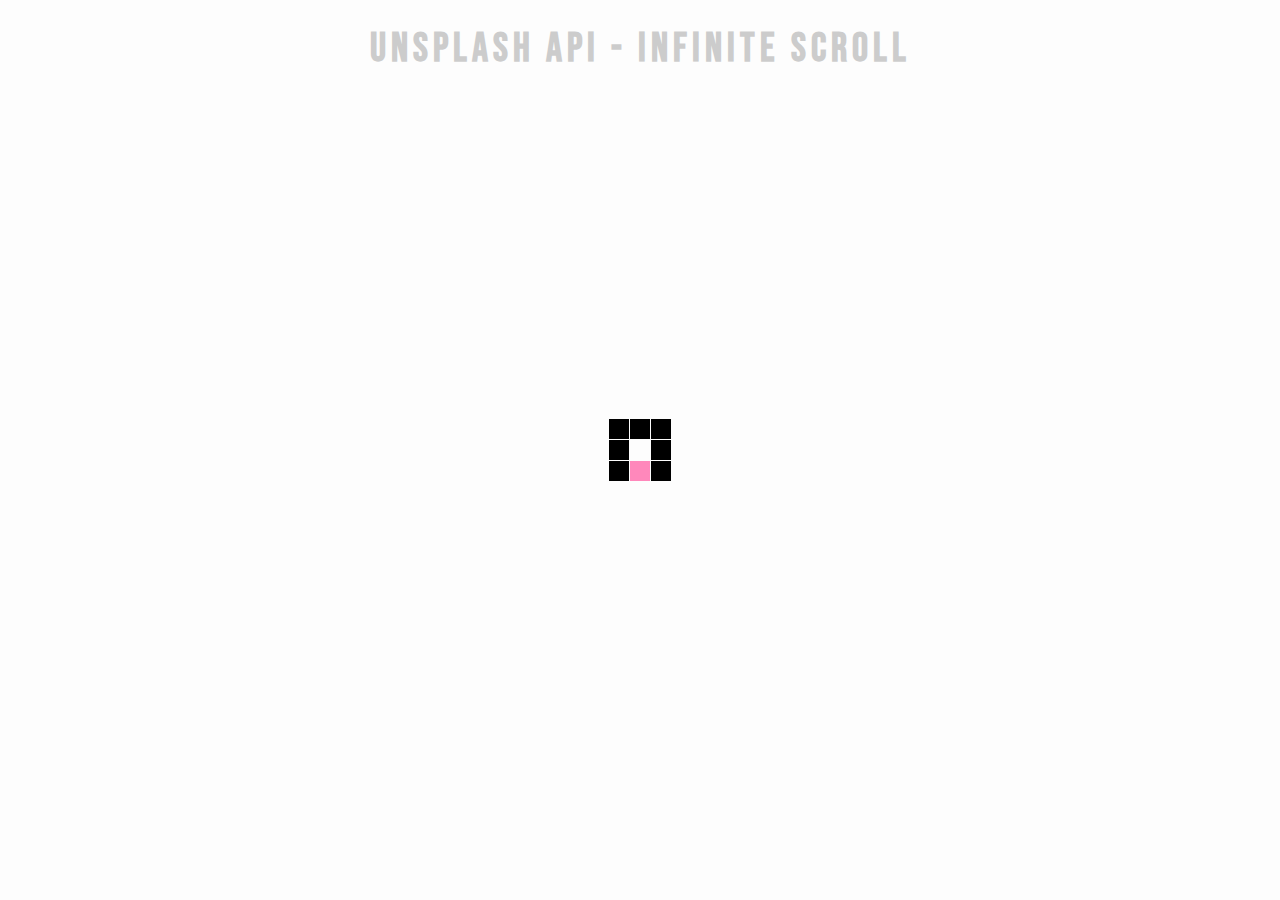
<file: infinity-scroll/index.html>
<!DOCTYPE html>
<html lang="en">
<head>
  <meta charset="UTF-8">
  <meta http-equiv="X-UA-Compatible" content="IE=edge">
  <meta name="viewport" content="width=device-width, initial-scale=1.0">
  <title>Infinity Scroll</title>
  <link rel="stylesheet" href="style.css">
</head>
<body>

  <!-- Title -->
  <h1>Unsplash API - Infinite Scroll</h1>

  <!-- Loader -->
  <div class="loader" id="loader">
    <img src="loader.svg" alt="Loading...">
  </div>

  <!-- Image Container -->
  <div class="image-container" id="image-container"></div>

  <!-- Script  -->
  <script src="script.js"></script>
</body>
</html>
</file>
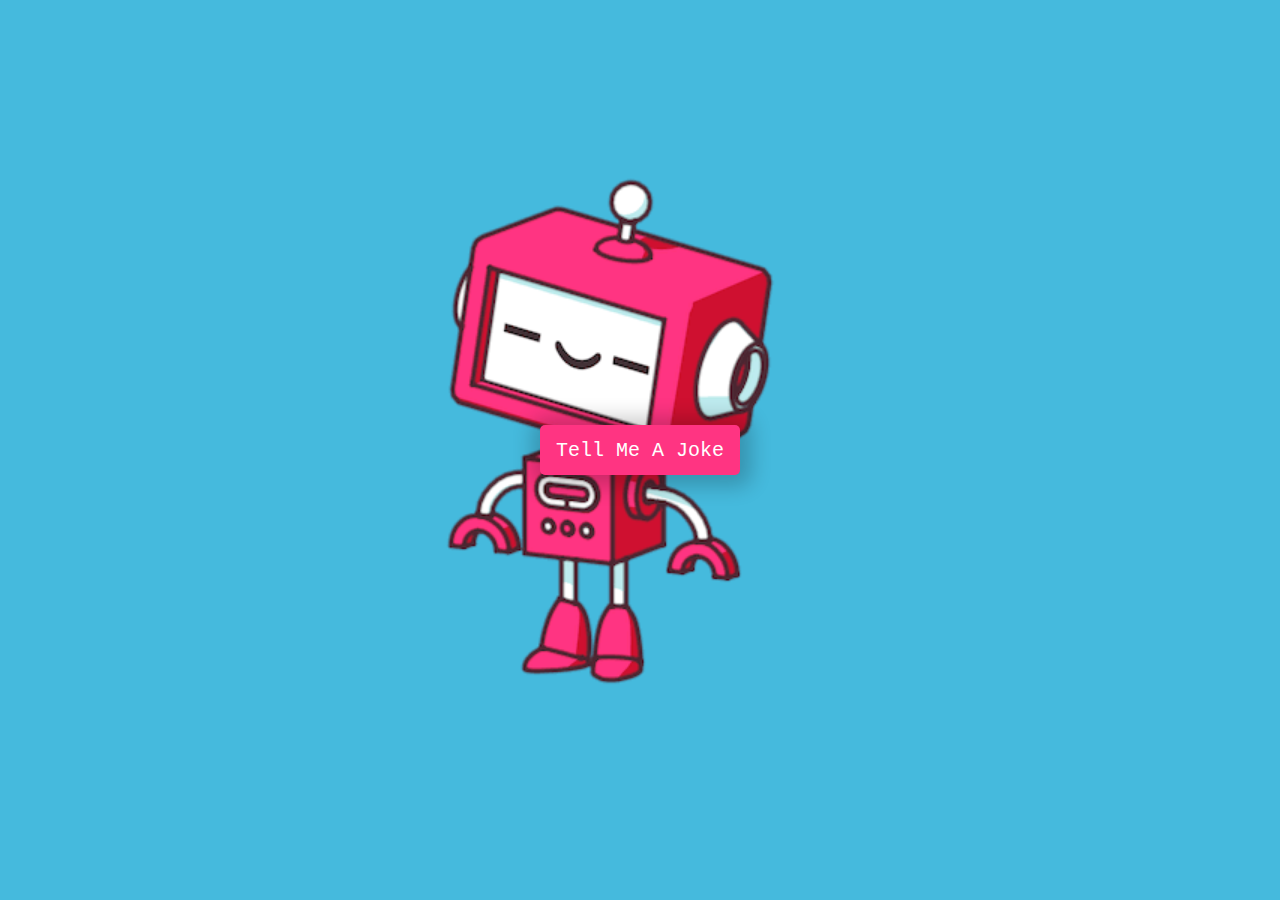
<file: joke-teller/index.html>
<!DOCTYPE html>
<html lang="en">
<head>
    <meta charset="UTF-8">
    <meta name="viewport" content="width=device-width, initial-scale=1.0">
    <title>Joke Teller</title>
    <link rel="icon" type="image/png" href="favicon.png">
    <link rel="stylesheet" href="style.css">
</head>
<body>
    <div class="container">
        <button id="button">Tell Me A Joke</button>
        <audio id="audio" controls hidden></audio>
    </div>
    <!-- Script -->
    <script src="voice.js"></script>
    <script src="script.js"></script>
</body>
</html>
</file>
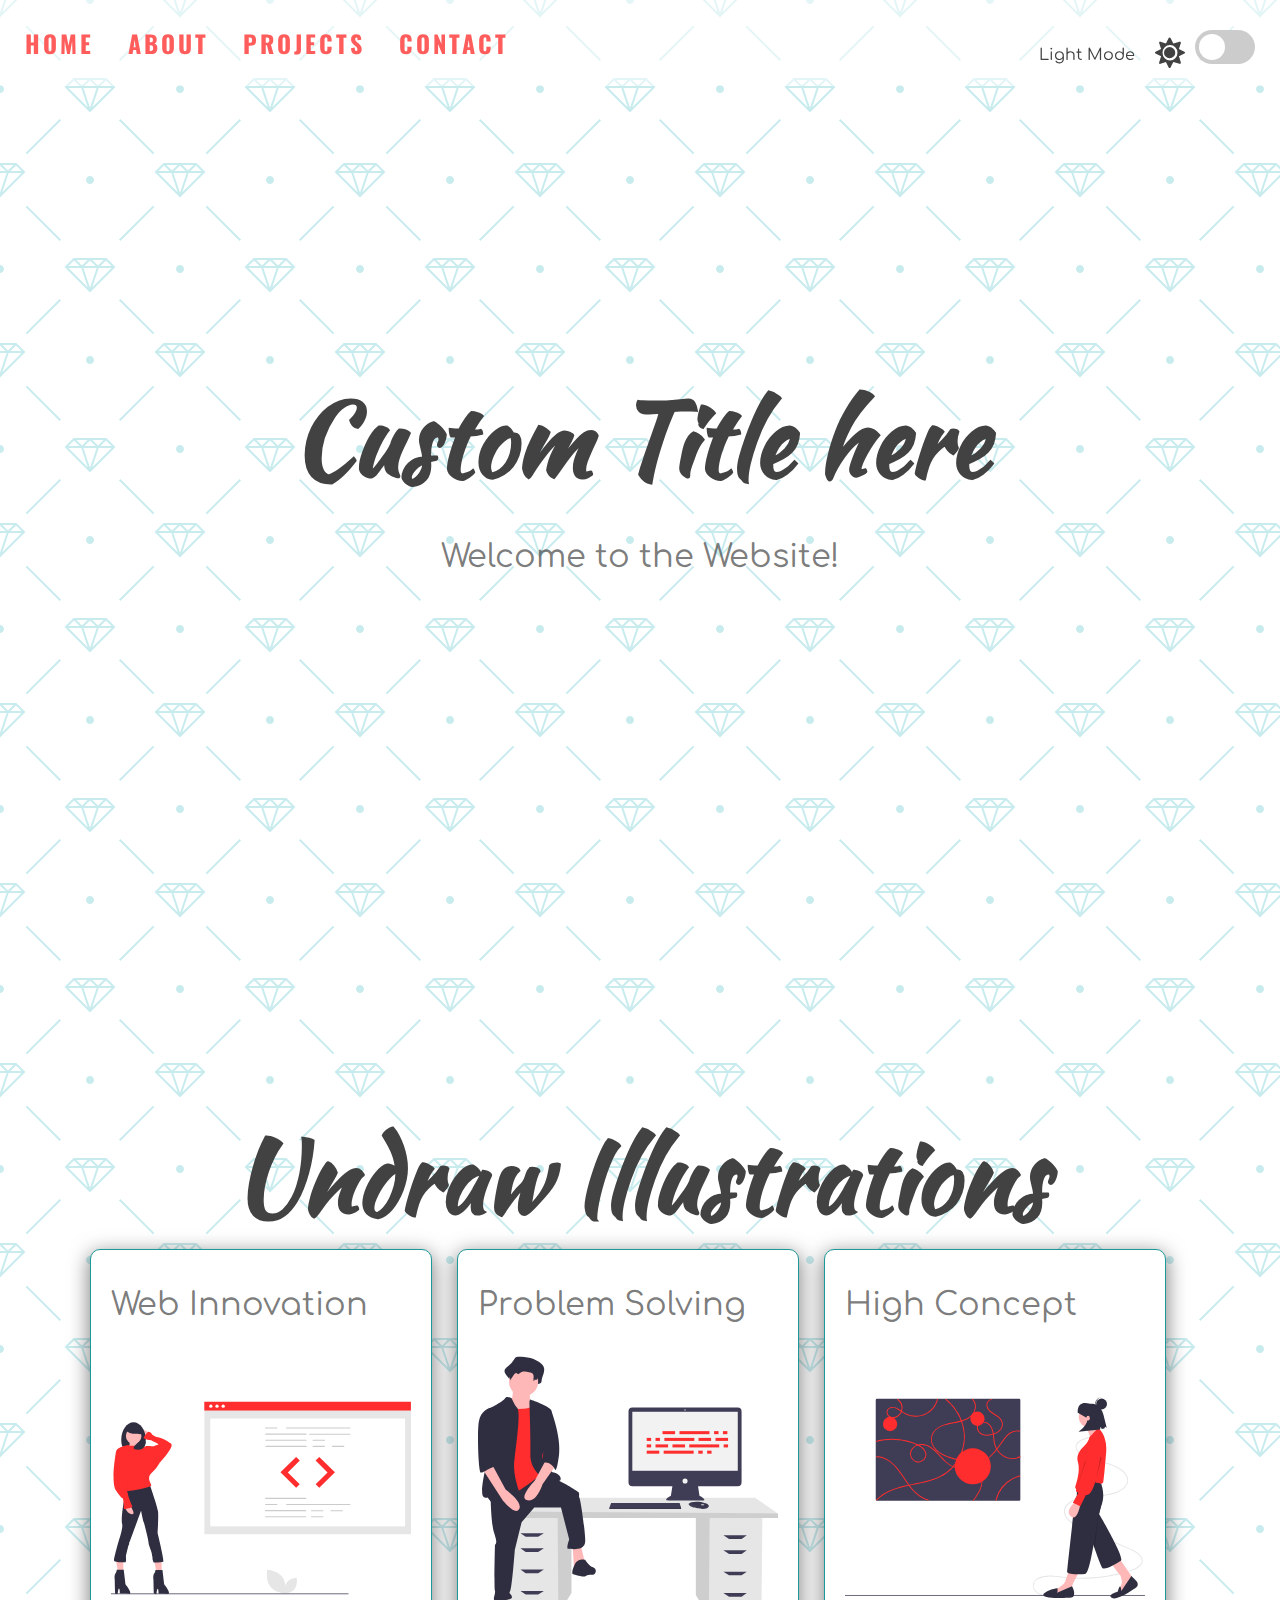
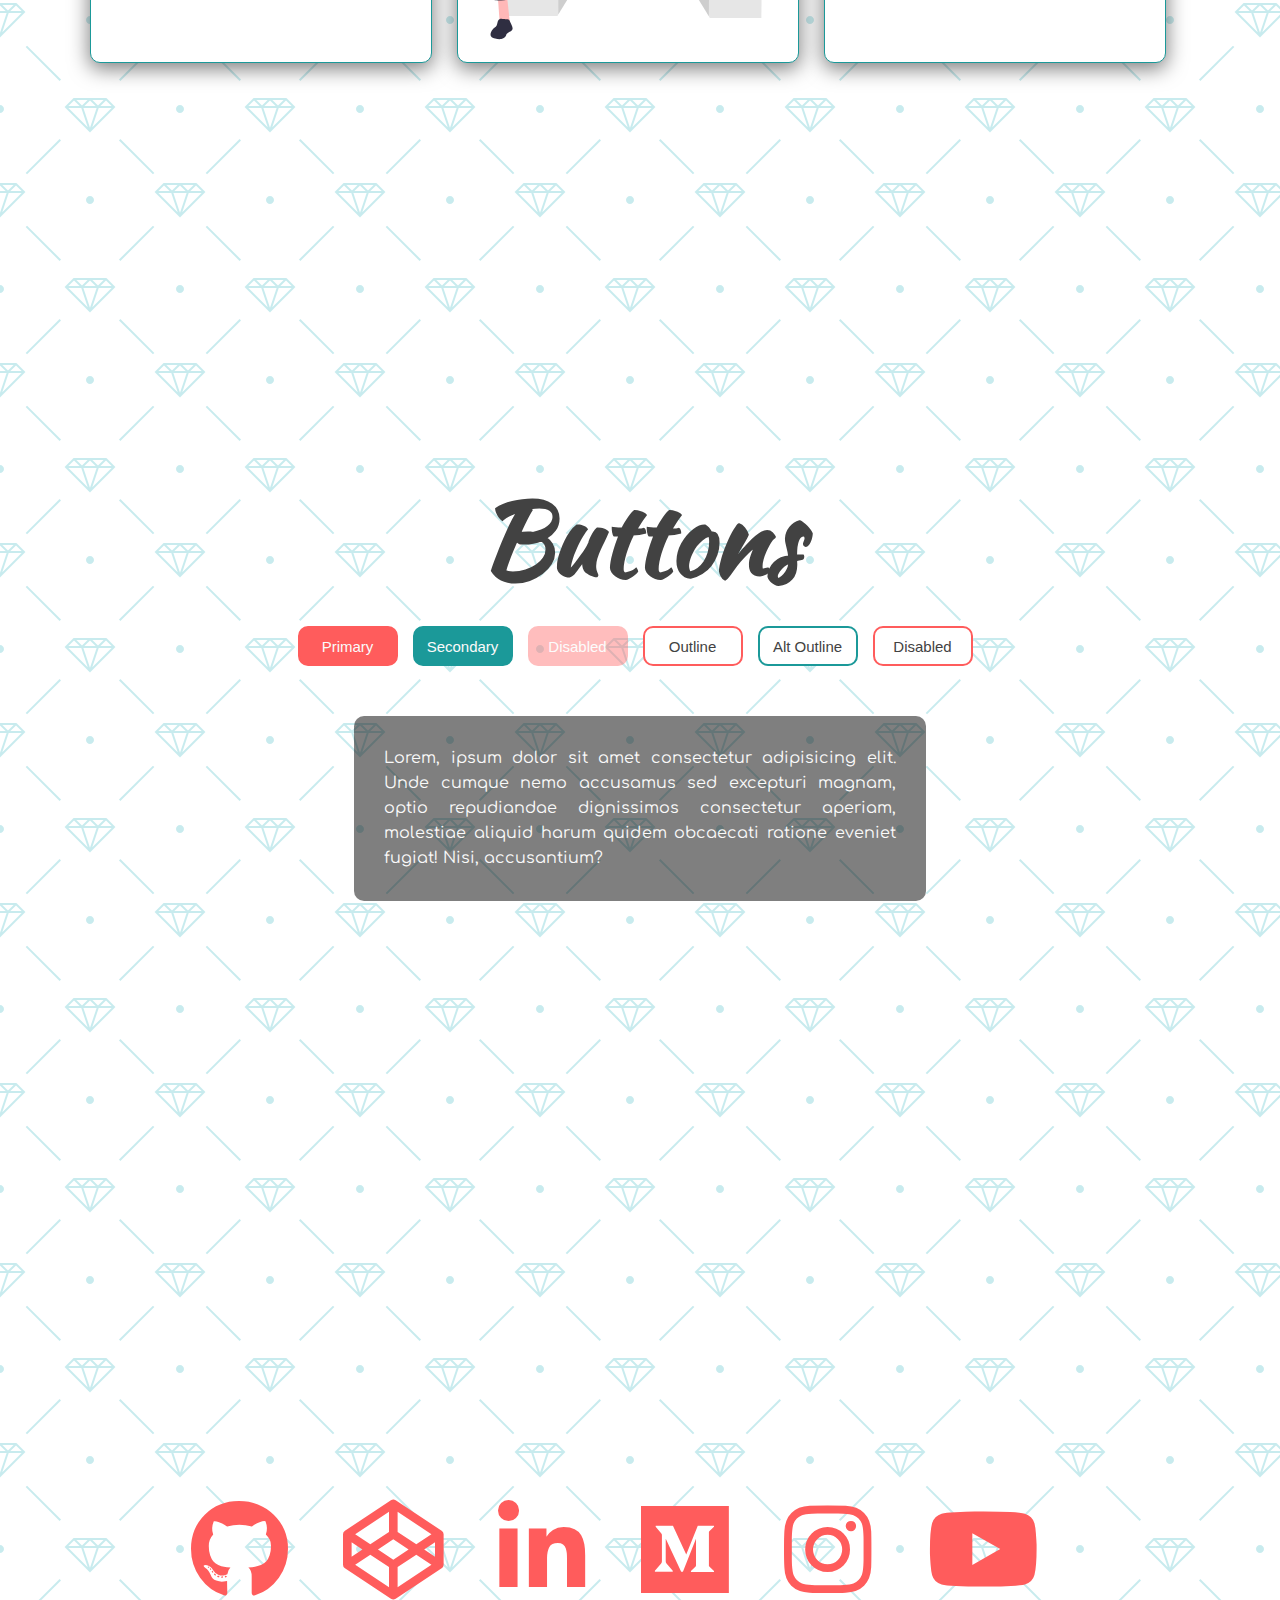
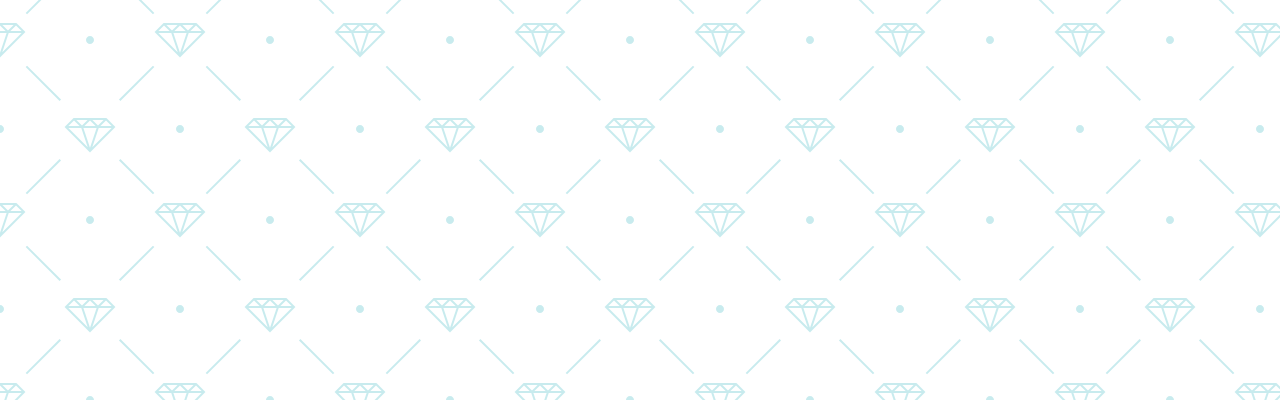
<file: light-dark-mode/index.html>
<!DOCTYPE html>
<html lang="en">
<head>
    <meta charset="UTF-8">
    <meta name="viewport" content="width=device-width, initial-scale=1.0">
    <title>Light Dark Mode</title>
    <link rel="icon" type="image/png" href="favicon.png">
    <link rel="stylesheet" href="https://cdnjs.cloudflare.com/ajax/libs/font-awesome/5.10.2/css/all.min.css"/>
    <link rel="stylesheet" href="style.css">
</head>
<body>
    <!-- Dark Mode Switch -->
    <div class="theme-switch-wrapper">
        <spa id="toggle-icon">
            <span class="toggle-text">Light Mode</span>
            <i class="fas fa-sun"></i>
        </span>
        <label class="theme-switch">
            <input type="checkbox">
            <div class="slider round"></div>
        </label>
    </div>
    <!-- Navigation -->
    <nav id="nav">
        <a href="#home">HOME</a>
        <a href="#about">ABOUT</a>
        <a href="#projects">PROJECTS</a>
        <a href="#contact">CONTACT</a>
    </nav>
    <!-- Home Section -->
    <section id="home">
        <div class="title-group">
            <h1>Custom Title here</h1>
            <h2>Welcome to the Website!</h2>
        </div>
    </section>

    <!-- About Section -->
    <section id="about">
        <h1>Undraw Illustrations</h1>
        <div class="about-container">
            <div class="image-container">
                <h2>Web Innovation</h2>
                <img src="img/undraw_proud_coder_light.svg" alt="Proud Coder" id="image1">
            </div>
            <div class="image-container">
                <h2>Problem Solving</h2>
                <img src="img/undraw_feeling_proud_light.svg" alt="Feeling Proud" id="image2">
            </div>
            <div class="image-container">
                <h2>High Concept</h2>
                <img src="img/undraw_conceptual_idea_light.svg" alt="Idea" id="image3">
            </div>
        </div>
    </section>

    <!-- Projects Section -->
    <section id="projects">
        <h1>Buttons</h1>
        <div class="buttons">
            <button class="primary">Primary</button>
            <button class="secondary">Secondary</button>
            <button class="primary" disabled>Disabled</button>
            <button class="outline">Outline</button>
            <button class="secondary outline">Alt Outline</button>
            <button class="outline disabled">Disabled</button>
        </div>
        <div class="text-box" id="text-box">
            <p>Lorem, ipsum dolor sit amet consectetur adipisicing elit. Unde cumque nemo accusamus sed excepturi magnam, optio repudiandae dignissimos consectetur aperiam, molestiae aliquid harum quidem obcaecati ratione eveniet fugiat! Nisi, accusantium?</p>
        </div>
    </section>

    <!-- Contact Section -->
    <section id="contact">
        <div class="social-icons">
            <i class="fab fa-github"></i>
            <i class="fab fa-codepen"></i>
            <i class="fab fa-linkedin-in"></i>
            <i class="fab fa-medium"></i>
            <i class="fab fa-instagram"></i>
            <i class="fab fa-youtube"></i>
        </div>
    </section>
    <!-- Script -->
    <script src="script.js"></script>
</body>
</html>
</file>
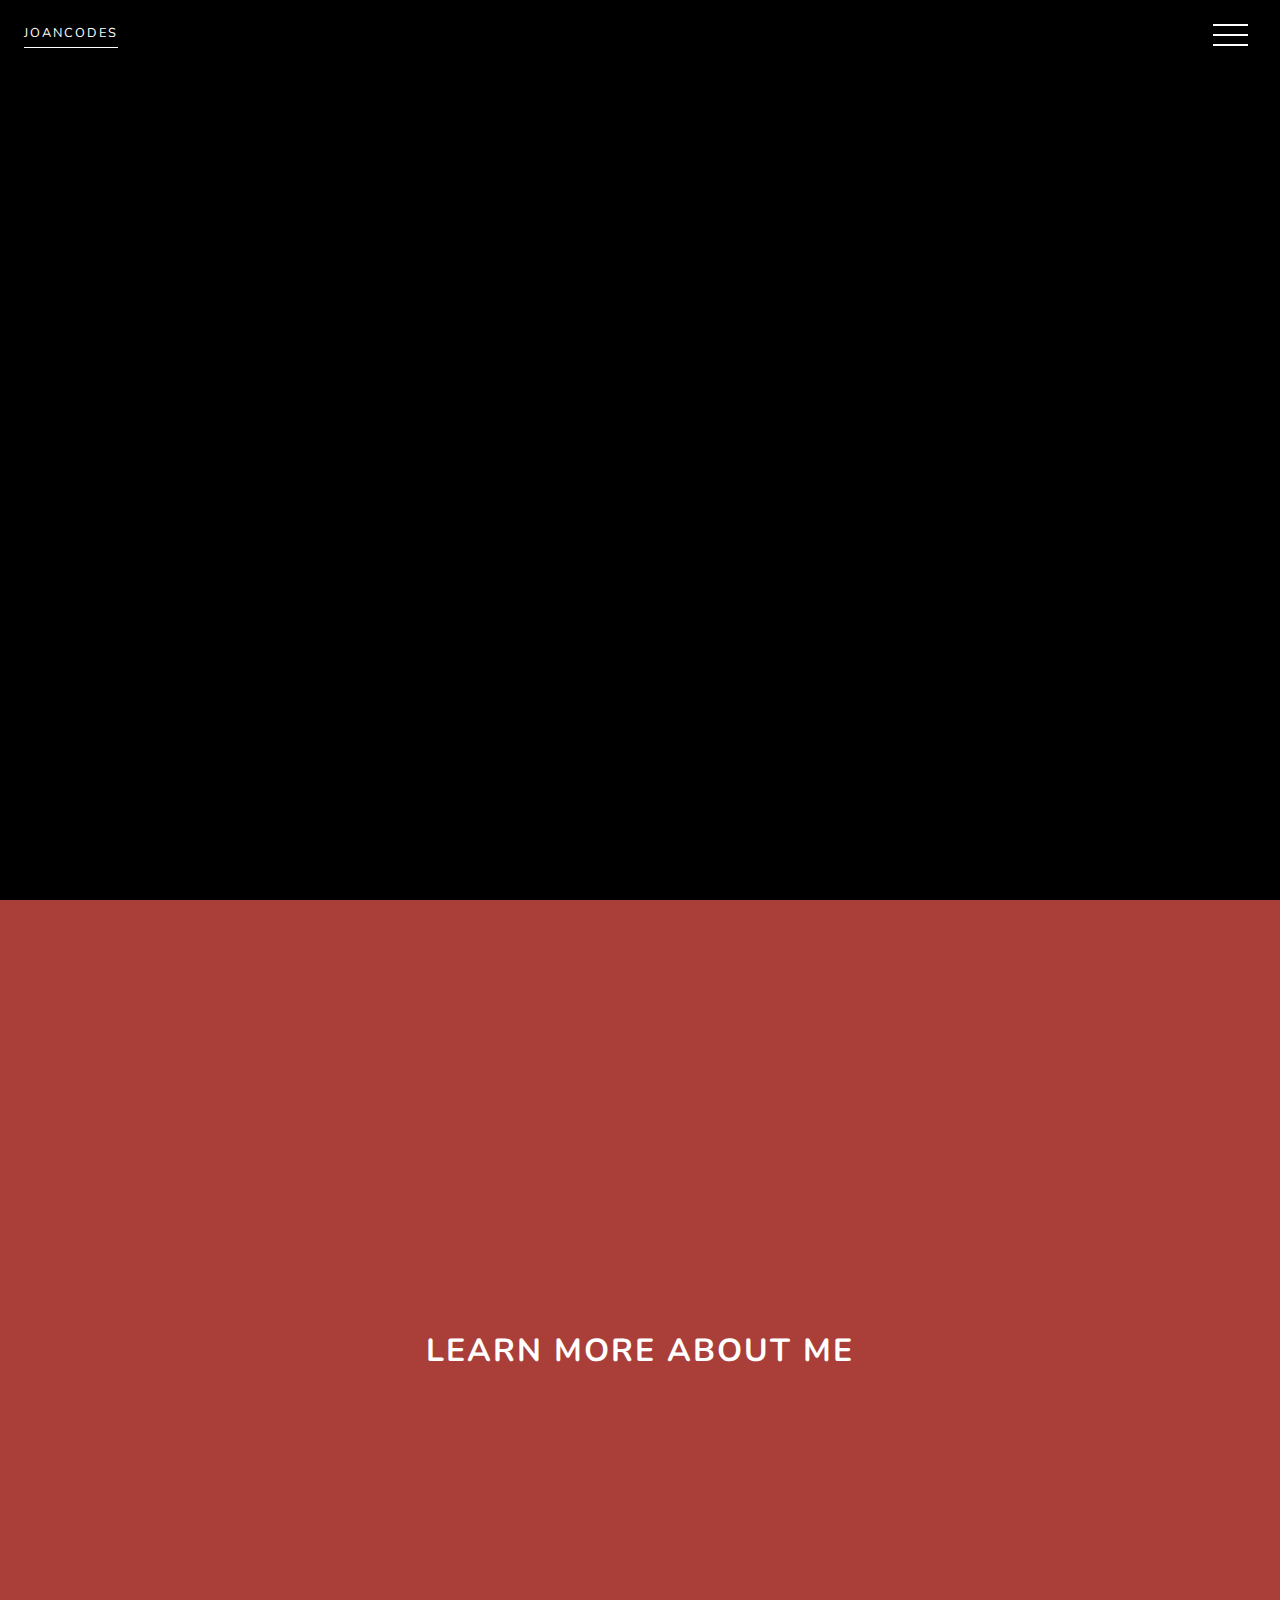
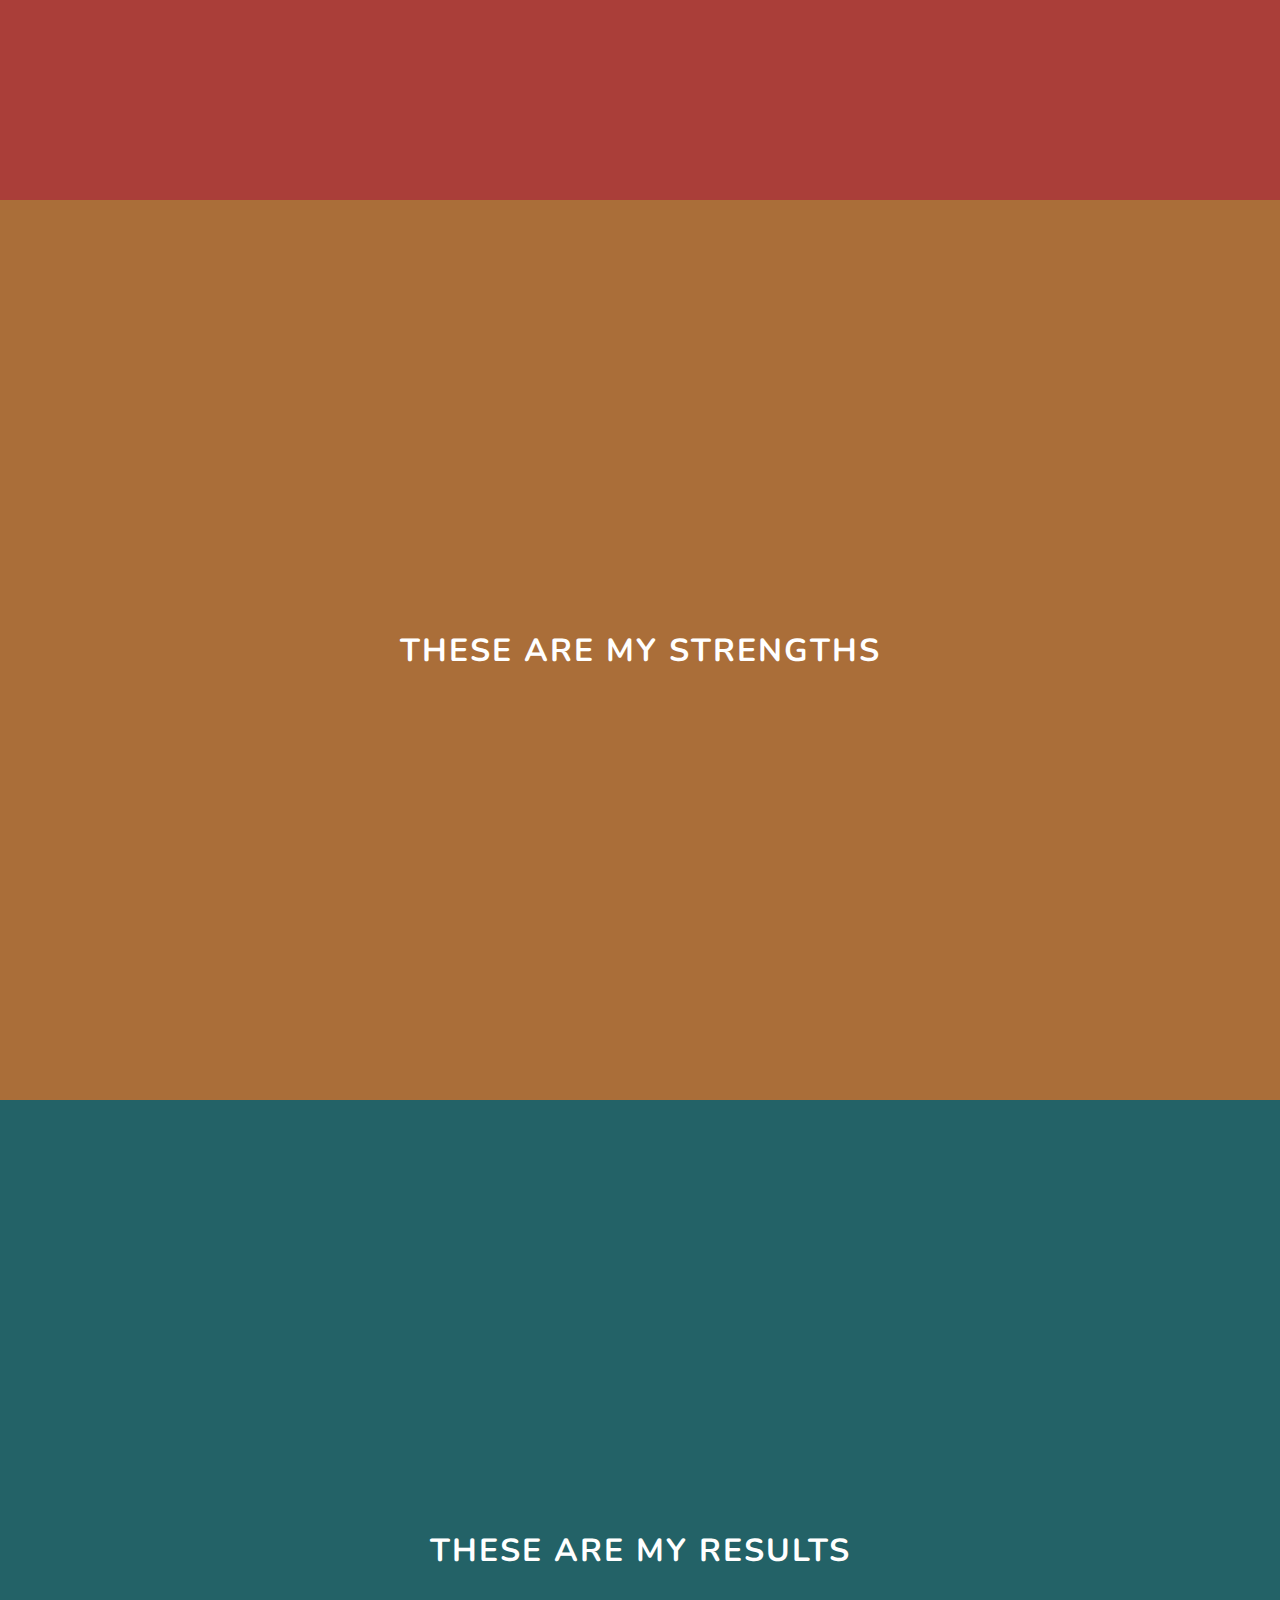
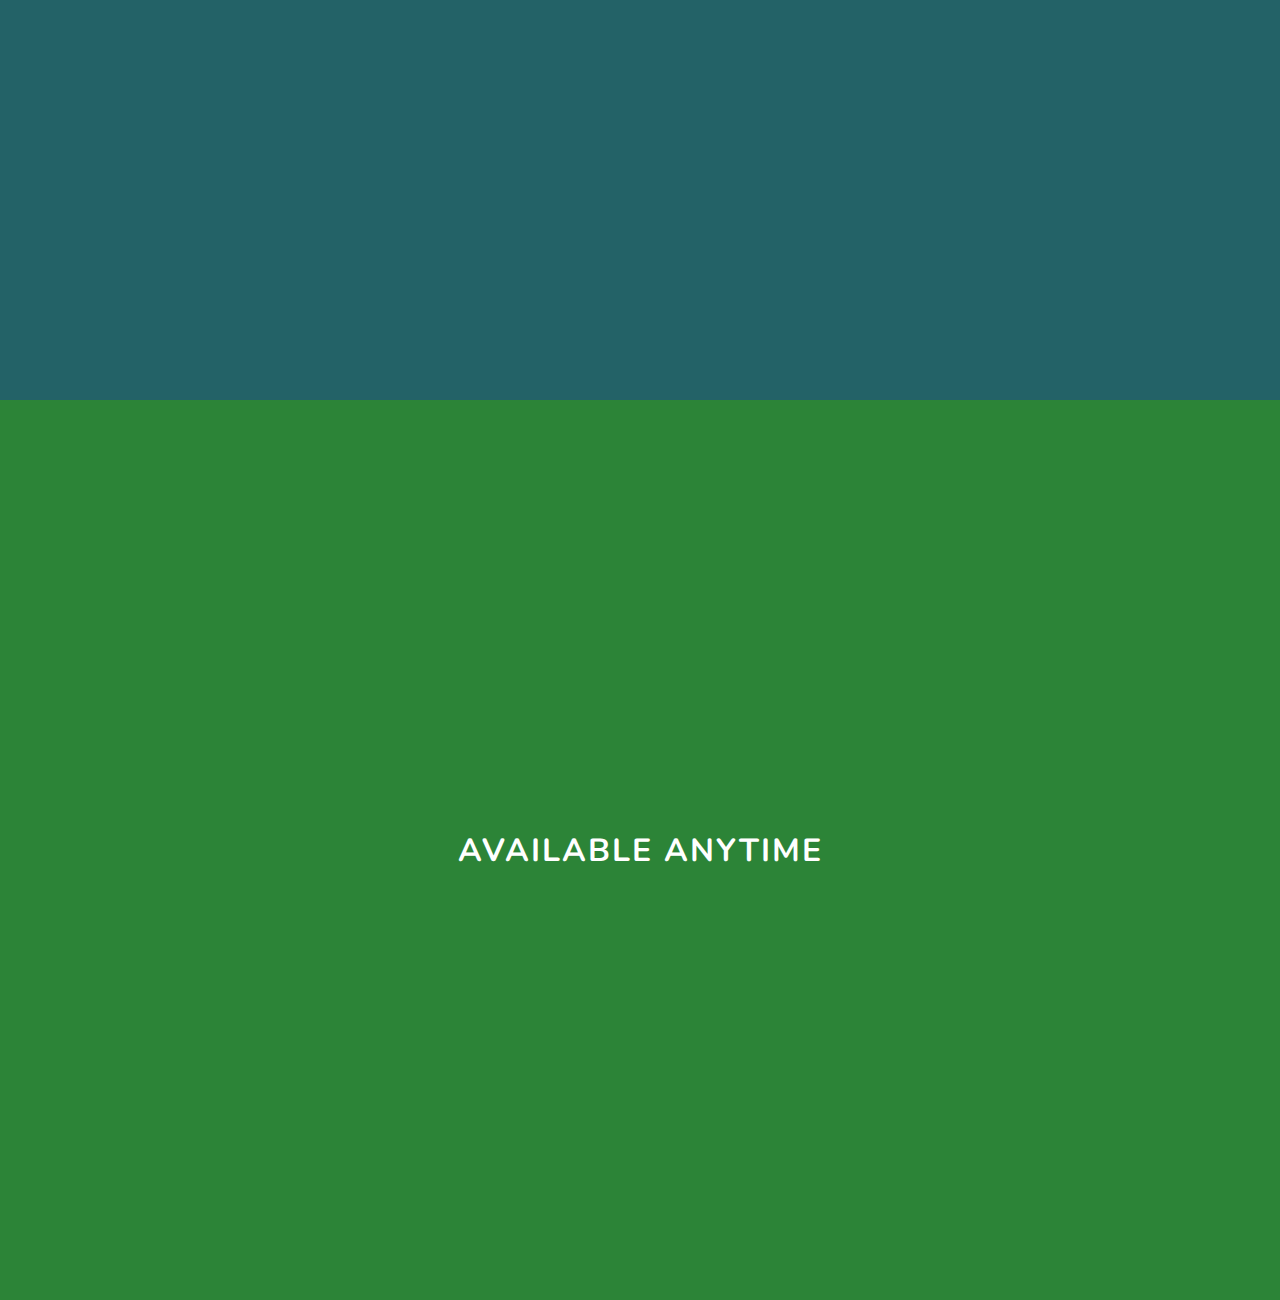
<file: navigation-nation/index.html>
<!DOCTYPE html>
<html lang="en">
<head>
  <meta charset="UTF-8">
  <meta name="viewport" content="width=device-width, initial-scale=1.0">
  <title>Animated Navigation</title>
  <link rel="icon" type="image/png" href="favicon.png">
  <link rel="stylesheet" href="style.css">
</head>
<body>
  <!-- Menu Overlay -->
  <div class="overlay overlay-slide-left" id="overlay">
    <!-- Menu Items -->
    <nav>
      <ul>
        <li id="nav-1" class="slide-out-1"><a href="#home">Home</a></li>
        <li id="nav-2" class="slide-out-2"><a href="#about">About</a></li>
        <li id="nav-3" class="slide-out-3"><a href="#skills">Skills</a></li>
        <li id="nav-4" class="slide-out-4"><a href="#projects">Projects</a></li>
        <li id="nav-5" class="slide-out-5"><a href="#contact">Contact</a></li>
      </ul>
    </nav>
  </div>
  <!-- Menu Bars -->
  <div class="menu-bars" id="menu-bars">
    <div class="bar1"></div>
    <div class="bar2"></div>
    <div class="bar3"></div>
  </div>
  <!-- Sections -->
  <section id="home"><a href="https://joancodes.github.io/20-Projects-JavaScript/navigation-nation" target="_blank">joancodes</a></section>
  <section id="about"><h1>Learn More About Me</h1></section>
  <section id="skills"><h1>These Are My Strengths</h1></section>
  <section id="projects"><h1>These Are My Results</h1></section>
  <section id="contact"><h1>Available Anytime</h1></section>
  <!-- Script -->
  <script src="script.js"></script>
</body>
</html>
</file>
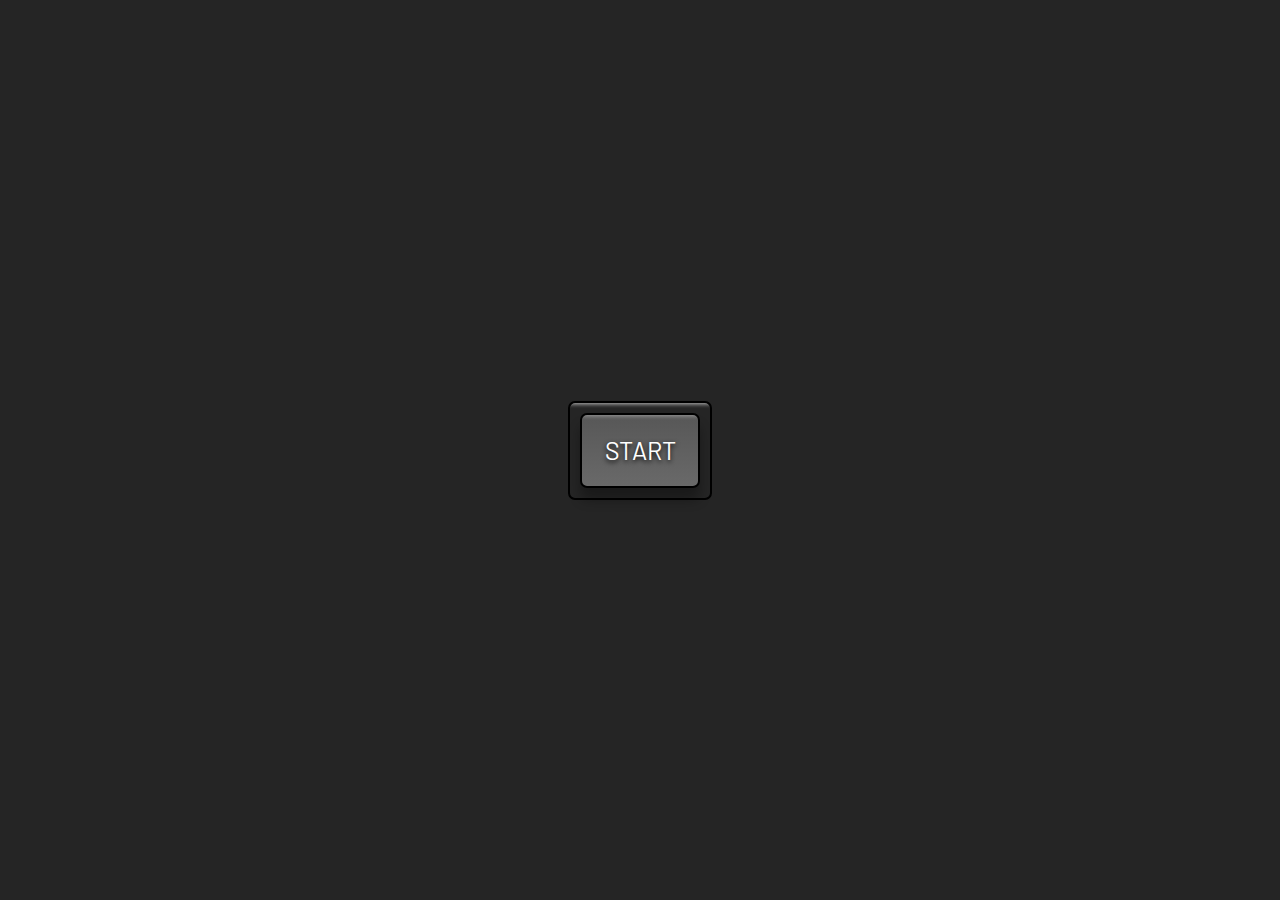
<file: picture-in-picture/index.html>
<!DOCTYPE html>
<html lang="en">
<head>
  <meta charset="UTF-8">
  <meta http-equiv="X-UA-Compatible" content="IE=edge">
  <meta name="viewport" content="width=device-width, initial-scale=1.0">
  <title>Picture in Picture</title>
  <link rel="icon" type="image/png" href="https://www.google.com/s2/u/0/favicons?domain=css-tricks.com">
  <link rel="stylesheet" href="style.css">
</head>
<body>
  <!-- Video  -->
  <video id="video" controls height="360" width="360" hidden></video>
  <!-- Button -->
  <div class="button-container">
    <button id="button" class="button">START</button>
  </div>

  <!-- Script  -->
  <script src="script.js"></script>
</body>
</html>
</file>
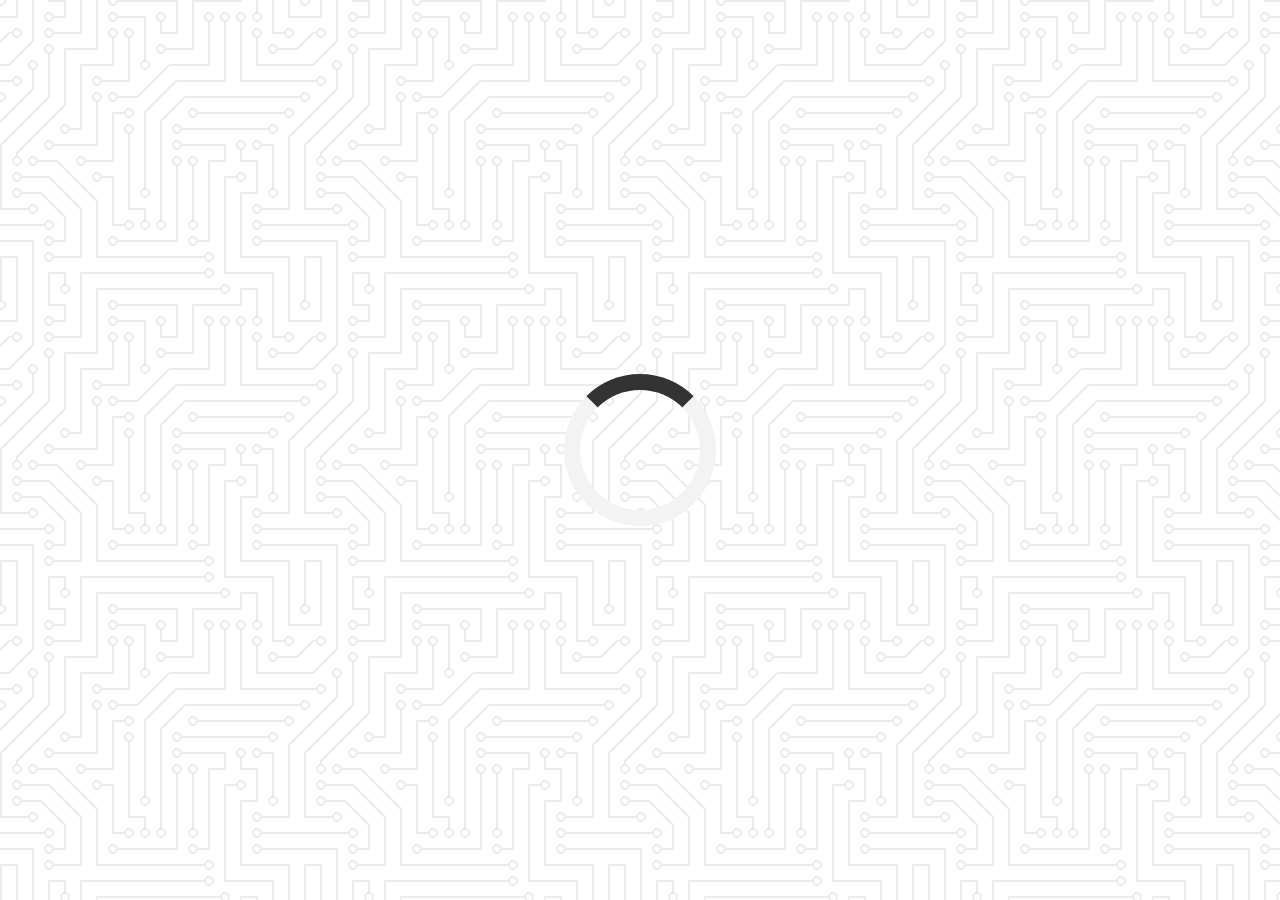
<file: quote-generator/index.html>
<!DOCTYPE html>
<html lang="en">
<head>
  <meta charset="UTF-8">
  <meta http-equiv="X-UA-Compatible" content="IE=edge">
  <meta name="viewport" content="width=device-width, initial-scale=1.0">
  <title>Quote Generator</title>
  <link rel="icon" type="image/png" href="https://www.google.com/s2/u/0/favicons?domain=css-tricks.com">
  <link rel="stylesheet" href="https://cdnjs.cloudflare.com/ajax/libs/font-awesome/6.3.0/css/all.min.css">
  <link rel="stylesheet" href="style.css">
</head>
<body>

  <div class="quote-container" id="quote-container">
    <!-- Quote -->
    <div class="quote-text">
      <i class="fas fa-quote-left"></i>
      <span id="quote"></span>
    </div>
    <!-- Author -->
    <div class="quote-author">
      <span>~</span><span id="author"></span>
    </div>
    <!-- Buttons -->
    <div class="button-container">
      <button class="twitter-button" id="twitter" title="Tweet this!">
        <i class="fab fa-twitter"></i>
      </button>
      <button id="new-quote">New Quote</button>
    </div>
  </div>

  <!-- Loader  -->
  <div class="loader" id="loader"></div>

  <!-- Script -->
  <script src="script.js"></script>
</body>
</html>
</file>
<file: infinity-scroll/style.css>
@import url('https://fonts.googleapis.com/css2?family=Bebas+Neue&display=swap');

html {
  box-sizing: border-box;
}

body {
  margin: 0;
  font-family: Bebas Neue, sans-serif;
  background-color: whitesmoke;
}

h1 {
  text-align: center;
  margin-top: 25px;
  margin-bottom: 15px;
  font-size: 40px;
  letter-spacing: 5px;
}

/* Loader */

.loader {
  position: fixed;
  top: 0;
  bottom: 0;
  left: 0;
  right: 0;
  background-color: rgba(255, 255, 255, 0.8);
}

.loader img {
  position: fixed;
  top: 50%;
  left: 50%;
  transform: translate(-50%, -50%);
}

/* Image Container */

.image-container {
  margin: 10px 30%;
}

.image-container img {
  width: 100%;
  margin-top: 5px;
}

/* Media Query: Large Smartphone */

@media only screen and (max-width: 600px) {

  h1 {
    font-size: 20px;
  }

  .image-container {
    margin: 10px;
  }
}
</file>
<file: joke-teller/style.css>
/* ROBOT.GIF from Giphy - https://giphy.com/gifs/robot-cinema-4d-eyedesyn-3o7abtn7DuREEpsyWY */

html {
  box-sizing: border-box;
}

body {
  margin: 0;
  background: #45badd;
}

.container {
  height: 100vh;
  width: 100vw;
  display: flex;
  flex-direction: column;
  justify-content: center;
  align-items: center;
  background: url('./robot.gif');
  background-size: contain;
  background-position: left center;
  background-repeat: no-repeat;
}

button {
  cursor: pointer;
  outline: none;
  width: 200px;
  height: 50px;
  font-family: 'Courier New', Courier, monospace;
  font-size: 20px;
  color: white;
  background: #ff3482;
  border: none;
  border-radius: 5px;
  box-shadow: 2px 2px 20px 10px rgba(0, 0, 0, 0.2);
}

button:hover {
  filter: brightness(95%);
}

button:active {
  transform: scale(0.98);
}

button:disabled {
  cursor: default;
  filter: brightness(30%);
}

/* Media Query: Tablet or Smaller */
@media screen and (max-width: 1000px) {
  .container {
    background-size: cover;
    background-position: center center;
  }

  button {
    box-shadow: 5px 5px 30px 20px rgba(0, 0, 0, 0.5);
  }
}
</file>
<file: light-dark-mode/style.css>
@import url('https://fonts.googleapis.com/css2?family=Comfortaa&family=Kaushan+Script&family=Oswald&display=swap');

:root {
  --primary-color: rgb(255, 92, 92);
  --primary-variant: #ff2d2d;
  --secondary-color: #1b9999;
  --on-primary: rgb(250, 250, 250);
  --on-background: rgb(66, 66, 66);
  --on-background-alt: rgba(66, 66, 66, 0.7);
  --background: rgb(255, 255, 255);
  --box-shadow: 0 5px 20px 1px rgba(0, 0, 0, 0.5);
}

[data-theme="dark"] {
  --primary-color: rgb(150, 65, 255);
  --primary-variant: #6c63ff;
  --secondary-color: #03dac5;
  --on-primary: #000;
  --on-background: rgba(255, 255, 255, 0.9);
  --on-background-alt: rgba(255, 255, 255, 0.7);
  --background: #121212;
}

html {
  box-sizing: border-box;
  scroll-behavior: smooth;
}

body {
  margin: 0;
  color: var(--on-background);
  font-family: Comfortaa, sans-serif;
  background-color: var(--background);
  background-image: url("data:image/svg+xml,%3Csvg width='180' height='180' viewBox='0 0 180 180' xmlns='http://www.w3.org/2000/svg'%3E%3Cpath d='M81.28 88H68.413l19.298 19.298L81.28 88zm2.107 0h13.226L90 107.838 83.387 88zm15.334 0h12.866l-19.298 19.298L98.72 88zm-32.927-2.207L73.586 78h32.827l.5.5 7.294 7.293L115.414 87l-24.707 24.707-.707.707L64.586 87l1.207-1.207zm2.62.207L74 80.414 79.586 86H68.414zm16 0L90 80.414 95.586 86H84.414zm16 0L106 80.414 111.586 86h-11.172zm-8-6h11.173L98 85.586 92.414 80zM82 85.586L87.586 80H76.414L82 85.586zM17.414 0L.707 16.707 0 17.414V0h17.414zM4.28 0L0 12.838V0h4.28zm10.306 0L2.288 12.298 6.388 0h8.198zM180 17.414L162.586 0H180v17.414zM165.414 0l12.298 12.298L173.612 0h-8.198zM180 12.838L175.72 0H180v12.838zM0 163h16.413l.5.5 7.294 7.293L25.414 172l-8 8H0v-17zm0 10h6.613l-2.334 7H0v-7zm14.586 7l7-7H8.72l-2.333 7h8.2zM0 165.414L5.586 171H0v-5.586zM10.414 171L16 165.414 21.586 171H10.414zm-8-6h11.172L8 170.586 2.414 165zM180 163h-16.413l-7.794 7.793-1.207 1.207 8 8H180v-17zm-14.586 17l-7-7h12.865l2.333 7h-8.2zM180 173h-6.613l2.334 7H180v-7zm-21.586-2l5.586-5.586 5.586 5.586h-11.172zM180 165.414L174.414 171H180v-5.586zm-8 5.172l5.586-5.586h-11.172l5.586 5.586zM152.933 25.653l1.414 1.414-33.94 33.942-1.416-1.416 33.943-33.94zm1.414 127.28l-1.414 1.414-33.942-33.94 1.416-1.416 33.94 33.943zm-127.28 1.414l-1.414-1.414 33.94-33.942 1.416 1.416-33.943 33.94zm-1.414-127.28l1.414-1.414 33.942 33.94-1.416 1.416-33.94-33.943zM0 85c2.21 0 4 1.79 4 4s-1.79 4-4 4v-8zm180 0c-2.21 0-4 1.79-4 4s1.79 4 4 4v-8zM94 0c0 2.21-1.79 4-4 4s-4-1.79-4-4h8zm0 180c0-2.21-1.79-4-4-4s-4 1.79-4 4h8z' fill='%2349bdc9' fill-opacity='0.3' fill-rule='evenodd'/%3E%3C/svg%3E");
}

section {
  min-height: 100vh;
  display: flex;
  justify-content: center;
  align-items: center;
  flex-direction: column;
}

h1 {
  font-family: Kaushan Script, sans-serif;
  font-size: 100px;
  margin-bottom: 0;
}

h2 {
  color: var(--on-background-alt);
  font-size: 32px;
  font-weight: normal;
}

/* Navigation */
nav {
  z-index: 10;
  position: fixed;
  font-family: Oswald, sans-serif;
  font-size: 24px;
  letter-spacing: 3px;
  padding: 25px;
  width: 100vw;
  background: rgb(255 255 255 / 50%);
}

a {
  margin-right: 25px;
  color: var(--primary-color);
  text-decoration: none;
  border-bottom: 3px solid transparent;
  font-weight: bold;
}

a:hover,
a:focus {
  color: var(--on-background);
  border-bottom: 3px solid;
}

/* Home Section */
.title-group {
  text-align: center;
}

/* About Section */
.about-container {
  display: flex;
}

.image-container {
  border: 1px solid var(--secondary-color);
  border-radius: 10px;
  padding: 10px 20px;
  margin-right: 25px;
  width: auto;
  background: var(--background);
  box-shadow: var(--box-shadow);
}

img {
  height: 300px;
  width: 300px;
}

/* Projects Section */
.buttons {
  margin-top: 15px;
  margin-bottom: 50px;
}

button {
  min-width: 100px;
  height: 40px;
  cursor: pointer;
  border-radius: 10px;
  margin-right: 10px;
  border: 2px solid var(--primary-color);
  font-size: 15px;
  outline: none;
}

button:disabled {
  opacity: 0.4;
  cursor: default;
}

button:hover:not(.outline) {
  filter: brightness(110%);
}

.primary {
  background: var(--primary-color);
  color: var(--on-primary);
}

.secondary {
  border: 2px solid var(--secondary-color);
}

.secondary,
.secondary:hover,
.outline.secondary:hover {
  background: var(--secondary-color);
  color: var(--on-primary);
}

.outline {
  background: var(--background);
  color: var(--on-background);
}

.outline:hover {
  background: var(--primary-color);
  color: var(--on-primary);
}

.text-box {
  width: 40%;
  text-align: justify;
  background: rgb(0 0 0 / 50%);
  color: var(--on-primary);
  border-radius: 10px;
  padding: 30px;
}

p {
  margin: 0;
  line-height: 25px;
}

/* Contact Section */
.fab {
  font-size: 100px;
  margin-right: 50px;
  cursor: pointer;
  color: var(--primary-color);
}

.fab:hover {
  color: var(--on-background);
}

/* Dark Mode Toggle */
.theme-switch-wrapper {
  display: flex;
  align-items: center;
  z-index: 100;
  position: fixed;
  right: 25px;
  top: 30px;
}

.theme-switch-wrapper span {
  margin-right: 10px;
  font-size: 1rem;
}

.toggle-text {
  position: relative;
  top: -4px;
  right: 5px;
  color: var(--on-background);
}

.theme-switch {
  display: inline-block;
  height: 34px;
  position: relative;
  width: 60px;
}

.theme-switch input {
  display: none;
}

.slider {
  background: #ccc;
  bottom: 0;
  cursor: pointer;
  left: 0;
  position: absolute;
  right: 0;
  top: 0;
  transition: 0.4s;
}

.slider::before {
  background: #fff;
  bottom: 4px;
  content: "";
  height: 26px;
  left: 4px;
  position: absolute;
  transition: 0.4s;
  width: 26px;
}

input:checked + .slider {
  background: var(--primary-color);
}

input:checked + .slider::before {
  transform: translateX(26px);
}

.slider.round {
  border-radius: 34px;
}

.slider.round::before {
  border-radius: 50%;
}

.fas {
  font-size: 30px;
  margin-right: 5px;
}
</file>
<file: navigation-nation/style.css>
@import url('https://fonts.googleapis.com/css2?family=Nunito&display=swap');

:root {
  --primaryColor: #fff;
  --navColor1: #21292c;
  --navColor2: #aa3e39;
  --navColor3: #aa6e39;
  --navColor4: #236267;
  --navColor5: #2c8437;
}

html {
  box-sizing: border-box;
}

body {
  margin: 0;
  background: #000;
  font-family: Nunito, sans-serif;

}

/* --- Navigation Menu ------------------------------ */

/* Overlay */
.overlay {
  position: fixed;
  z-index: 9;
  top: 0;
  left: 0;
  width: 100vw;
  height: 100vh;
  background-color: rgba(0, 0, 0, 0.7);
  transform: translateX(-100vw);
}

.overlay-slide-right {
  transition: all 0.4s ease-in-out;
  transform: translateX(0);
}

.overlay-slide-left {
  transition: all 0.8s ease-in-out;
  transform: translateX(-100vw);
}

/* Navigation Menu Items */

nav,
nav ul {
  height: 100vh;
  padding: 0;
  margin: 0;
}

nav ul {
  display: flex;
  flex-direction: column;
  justify-content: stretch;
  list-style: none;
}

nav ul li {
  height: 20%;
  overflow: hidden;
}

nav li a {
  position: relative;
  top: 45%;
  color: #fff;
  text-transform: uppercase;
  letter-spacing: 4px;
  text-decoration: none;
  display: block;
  text-align: center;
}

nav li a:hover {
  transform: scale(1.2);
}

nav li a::before {
  content: "";
  width: 25vw;
  height: 3px;
  background-color: #fff;
  position: absolute;
  top: 47.5%;
  left: 0;
  opacity: 0;
}

nav li a:hover::before {
  opacity: 1;
}

nav li:nth-of-type(1) {
  background-color: var(--navColor1);
}

nav li:nth-of-type(2) {
  background-color: var(--navColor2);
}

nav li:nth-of-type(3) {
  background-color: var(--navColor3);
}

nav li:nth-of-type(4) {
  background-color: var(--navColor4);
}

nav li:nth-of-type(5) {
  background-color: var(--navColor5);
}

/* Slide in animation with delay for each nav item */
.slide-in-1 {
  animation: slide-in 0.4s linear 0.2s both;
}

.slide-in-2 {
  animation: slide-in 0.4s linear 0.4s both;
}

.slide-in-3 {
  animation: slide-in 0.4s linear 0.6s both;
}

.slide-in-4 {
  animation: slide-in 0.4s linear 0.8s both;
}

.slide-in-5 {
  animation: slide-in 0.4s linear 1s both;
}

@keyframes slide-in {
  from {
    transform: translateX(-100%);
  }

  to {
    transform: translateX(0);
  }
}

/* Slide out animation with delay for each nav item */
.slide-out-1 {
  animation: slide-out 0.3s linear 0.5s both;
}

.slide-out-2 {
  animation: slide-out 0.3s linear 0.4s both;
}

.slide-out-3 {
  animation: slide-out 0.3s linear 0.3s both;
}

.slide-out-4 {
  animation: slide-out 0.3s linear 0.2s both;
}

.slide-out-5 {
  animation: slide-out 0.3s linear 0.1s both;
}

@keyframes slide-out {
  from {
    transform: translateX(0);
  }

  to {
    transform: translateX(-100%);
  }
}

/* --- Menu Bars ------------------------------------ */

.menu-bars {
  position: fixed;
  top: 1rem;
  right: 2rem;
  z-index: 10;
  display: inline;
  cursor: pointer;
}

.bar1,
.bar2,
.bar3 {
  width: 35px;
  height: 2px;
  background-color: #fff;
  margin: 8px 0;
  transition: 0.4s;
}

/* Rotate first bar */
.change .bar1 {
  transform: rotate(-45deg) translate(-7px, 8px);
}

/* Fade out the second bar */
.change .bar2 {
  opacity: 0;
}

/* Rotate last bar */
.change .bar3 {
  transform: rotate(45deg) translate(-6px, -8px);
}

/* --- Sections ------------------------------------ */

section {
  width: 100%;
  height: 100vh;
  position: relative;
  display: flex;
  justify-content: center;
  align-items: center;
  text-transform: uppercase;
  letter-spacing: 2px;
  color: var(--primaryColor);
}

section#home {
  background-image: url("https://images.unsplash.com/photo-1581453904507-626ddb717f14?ixlib=rb-1.2.1&ixid=eyJhcHBfaWQiOjEyMDd9&auto=format&fit=crop&w=2089&q=80");
  background-size: cover;
  background-position: center center;
}

section#home a {
  position: absolute;
  z-index: 2;
  top: 1.5rem;
  left: 1.5rem;
  text-decoration: none;
  font-size: 0.8rem;
  padding-bottom: 5px;
  color: var(--primaryColor);
  border-bottom: 1px solid var(--primaryColor);
}

section#about {
  background-color: var(--navColor2);
}

section#skills {
  background-color: var(--navColor3);
}

section#projects {
  background-color: var(--navColor4);
}

section#contact {
  background-color: var(--navColor5);
}

/* Media Query: Large Smartphone (Vertical) */
@media (max-width: 600px) {
  section#home a {
    top: 1rem;
    left: 1rem;
  }

  .menu-bars {
    top: 0.5rem;
    right: 1rem;
  }
}
</file>
<file: picture-in-picture/style.css>
@import url('https://fonts.googleapis.com/css2?family=Barlow&display=swap');

html {
  box-sizing: border-box;
}

body {
  margin: 0;
  height: 100vh;
  display: flex;
  justify-content: center;
  align-items: center;
  background-color: rgb(37, 37, 37);
}

.button-container {
  border: 2px solid black;
  padding: 10px;
  border-radius: 7px;
  box-shadow: inset 0 20px 4px -19px rgba(255, 255, 255, 0.7);
}

button {
  cursor: pointer;
  outline: none;
  width: 120px;
  height: 75px;
  font-family: Barlow, sans-serif;
  font-size: 25px;
  color: white;
  text-shadow: 0 2px 5px black;
  background: linear-gradient(to top, #696969, #575757);
  border: 2px solid black;
  border-radius: 7px;
  box-shadow: inset 0 20px 4px -19px rgba(255, 255, 255, 0.4), 0 12px 12px 0 rgba(0, 0, 0, 0.3);
}

button:hover {
  background: linear-gradient(to bottom, #696969, #575757);
}

button:active {
  transform: translateY(3px);
  box-shadow: 0 6px 6px 0 rgba(0, 0, 0, 0.3);
}
</file>
<file: quote-generator/style.css>
@import url('https://fonts.googleapis.com/css?family=Montserrat&display=swap');

html {
  box-sizing: border-box;
}

body {
  margin: 0;
  min-height: 100vh;
  background-color: #ffffff;
  background-image: url("data:image/svg+xml,%3Csvg xmlns='http://www.w3.org/2000/svg' viewBox='0 0 304 304' width='304' height='304'%3E%3Cpath fill='%23000000' fill-opacity='0.08' d='M44.1 224a5 5 0 1 1 0 2H0v-2h44.1zm160 48a5 5 0 1 1 0 2H82v-2h122.1zm57.8-46a5 5 0 1 1 0-2H304v2h-42.1zm0 16a5 5 0 1 1 0-2H304v2h-42.1zm6.2-114a5 5 0 1 1 0 2h-86.2a5 5 0 1 1 0-2h86.2zm-256-48a5 5 0 1 1 0 2H0v-2h12.1zm185.8 34a5 5 0 1 1 0-2h86.2a5 5 0 1 1 0 2h-86.2zM258 12.1a5 5 0 1 1-2 0V0h2v12.1zm-64 208a5 5 0 1 1-2 0v-54.2a5 5 0 1 1 2 0v54.2zm48-198.2V80h62v2h-64V21.9a5 5 0 1 1 2 0zm16 16V64h46v2h-48V37.9a5 5 0 1 1 2 0zm-128 96V208h16v12.1a5 5 0 1 1-2 0V210h-16v-76.1a5 5 0 1 1 2 0zm-5.9-21.9a5 5 0 1 1 0 2H114v48H85.9a5 5 0 1 1 0-2H112v-48h12.1zm-6.2 130a5 5 0 1 1 0-2H176v-74.1a5 5 0 1 1 2 0V242h-60.1zm-16-64a5 5 0 1 1 0-2H114v48h10.1a5 5 0 1 1 0 2H112v-48h-10.1zM66 284.1a5 5 0 1 1-2 0V274H50v30h-2v-32h18v12.1zM236.1 176a5 5 0 1 1 0 2H226v94h48v32h-2v-30h-48v-98h12.1zm25.8-30a5 5 0 1 1 0-2H274v44.1a5 5 0 1 1-2 0V146h-10.1zm-64 96a5 5 0 1 1 0-2H208v-80h16v-14h-42.1a5 5 0 1 1 0-2H226v18h-16v80h-12.1zm86.2-210a5 5 0 1 1 0 2H272V0h2v32h10.1zM98 101.9V146H53.9a5 5 0 1 1 0-2H96v-42.1a5 5 0 1 1 2 0zM53.9 34a5 5 0 1 1 0-2H80V0h2v34H53.9zm60.1 3.9V66H82v64H69.9a5 5 0 1 1 0-2H80V64h32V37.9a5 5 0 1 1 2 0zM101.9 82a5 5 0 1 1 0-2H128V37.9a5 5 0 1 1 2 0V82h-28.1zm16-64a5 5 0 1 1 0-2H146v44.1a5 5 0 1 1-2 0V18h-26.1zm102.2 270a5 5 0 1 1 0 2H98v14h-2v-16h124.1zM242 149.9V160h16v34h-16v62h48v48h-2v-46h-48v-66h16v-30h-16v-12.1a5 5 0 1 1 2 0zM53.9 18a5 5 0 1 1 0-2H64V2H48V0h18v18H53.9zm112 32a5 5 0 1 1 0-2H192V0h50v2h-48v48h-28.1zm-48-48a5 5 0 0 1-9.8-2h2.07a3 3 0 1 0 5.66 0H178v34h-18V21.9a5 5 0 1 1 2 0V32h14V2h-58.1zm0 96a5 5 0 1 1 0-2H137l32-32h39V21.9a5 5 0 1 1 2 0V66h-40.17l-32 32H117.9zm28.1 90.1a5 5 0 1 1-2 0v-76.51L175.59 80H224V21.9a5 5 0 1 1 2 0V82h-49.59L146 112.41v75.69zm16 32a5 5 0 1 1-2 0v-99.51L184.59 96H300.1a5 5 0 0 1 3.9-3.9v2.07a3 3 0 0 0 0 5.66v2.07a5 5 0 0 1-3.9-3.9H185.41L162 121.41v98.69zm-144-64a5 5 0 1 1-2 0v-3.51l48-48V48h32V0h2v50H66v55.41l-48 48v2.69zM50 53.9v43.51l-48 48V208h26.1a5 5 0 1 1 0 2H0v-65.41l48-48V53.9a5 5 0 1 1 2 0zm-16 16V89.41l-34 34v-2.82l32-32V69.9a5 5 0 1 1 2 0zM12.1 32a5 5 0 1 1 0 2H9.41L0 43.41V40.6L8.59 32h3.51zm265.8 18a5 5 0 1 1 0-2h18.69l7.41-7.41v2.82L297.41 50H277.9zm-16 160a5 5 0 1 1 0-2H288v-71.41l16-16v2.82l-14 14V210h-28.1zm-208 32a5 5 0 1 1 0-2H64v-22.59L40.59 194H21.9a5 5 0 1 1 0-2H41.41L66 216.59V242H53.9zm150.2 14a5 5 0 1 1 0 2H96v-56.6L56.6 162H37.9a5 5 0 1 1 0-2h19.5L98 200.6V256h106.1zm-150.2 2a5 5 0 1 1 0-2H80v-46.59L48.59 178H21.9a5 5 0 1 1 0-2H49.41L82 208.59V258H53.9zM34 39.8v1.61L9.41 66H0v-2h8.59L32 40.59V0h2v39.8zM2 300.1a5 5 0 0 1 3.9 3.9H3.83A3 3 0 0 0 0 302.17V256h18v48h-2v-46H2v42.1zM34 241v63h-2v-62H0v-2h34v1zM17 18H0v-2h16V0h2v18h-1zm273-2h14v2h-16V0h2v16zm-32 273v15h-2v-14h-14v14h-2v-16h18v1zM0 92.1A5.02 5.02 0 0 1 6 97a5 5 0 0 1-6 4.9v-2.07a3 3 0 1 0 0-5.66V92.1zM80 272h2v32h-2v-32zm37.9 32h-2.07a3 3 0 0 0-5.66 0h-2.07a5 5 0 0 1 9.8 0zM5.9 0A5.02 5.02 0 0 1 0 5.9V3.83A3 3 0 0 0 3.83 0H5.9zm294.2 0h2.07A3 3 0 0 0 304 3.83V5.9a5 5 0 0 1-3.9-5.9zm3.9 300.1v2.07a3 3 0 0 0-1.83 1.83h-2.07a5 5 0 0 1 3.9-3.9zM97 100a3 3 0 1 0 0-6 3 3 0 0 0 0 6zm0-16a3 3 0 1 0 0-6 3 3 0 0 0 0 6zm16 16a3 3 0 1 0 0-6 3 3 0 0 0 0 6zm16 16a3 3 0 1 0 0-6 3 3 0 0 0 0 6zm0 16a3 3 0 1 0 0-6 3 3 0 0 0 0 6zm-48 32a3 3 0 1 0 0-6 3 3 0 0 0 0 6zm16 16a3 3 0 1 0 0-6 3 3 0 0 0 0 6zm32 48a3 3 0 1 0 0-6 3 3 0 0 0 0 6zm-16 16a3 3 0 1 0 0-6 3 3 0 0 0 0 6zm32-16a3 3 0 1 0 0-6 3 3 0 0 0 0 6zm0-32a3 3 0 1 0 0-6 3 3 0 0 0 0 6zm16 32a3 3 0 1 0 0-6 3 3 0 0 0 0 6zm32 16a3 3 0 1 0 0-6 3 3 0 0 0 0 6zm0-16a3 3 0 1 0 0-6 3 3 0 0 0 0 6zm-16-64a3 3 0 1 0 0-6 3 3 0 0 0 0 6zm16 0a3 3 0 1 0 0-6 3 3 0 0 0 0 6zm16 96a3 3 0 1 0 0-6 3 3 0 0 0 0 6zm0 16a3 3 0 1 0 0-6 3 3 0 0 0 0 6zm16 16a3 3 0 1 0 0-6 3 3 0 0 0 0 6zm16-144a3 3 0 1 0 0-6 3 3 0 0 0 0 6zm0 32a3 3 0 1 0 0-6 3 3 0 0 0 0 6zm16-32a3 3 0 1 0 0-6 3 3 0 0 0 0 6zm16-16a3 3 0 1 0 0-6 3 3 0 0 0 0 6zm-96 0a3 3 0 1 0 0-6 3 3 0 0 0 0 6zm0 16a3 3 0 1 0 0-6 3 3 0 0 0 0 6zm16-32a3 3 0 1 0 0-6 3 3 0 0 0 0 6zm96 0a3 3 0 1 0 0-6 3 3 0 0 0 0 6zm-16-64a3 3 0 1 0 0-6 3 3 0 0 0 0 6zm16-16a3 3 0 1 0 0-6 3 3 0 0 0 0 6zm-32 0a3 3 0 1 0 0-6 3 3 0 0 0 0 6zm0-16a3 3 0 1 0 0-6 3 3 0 0 0 0 6zm-16 0a3 3 0 1 0 0-6 3 3 0 0 0 0 6zm-16 0a3 3 0 1 0 0-6 3 3 0 0 0 0 6zm-16 0a3 3 0 1 0 0-6 3 3 0 0 0 0 6zM49 36a3 3 0 1 0 0-6 3 3 0 0 0 0 6zm-32 0a3 3 0 1 0 0-6 3 3 0 0 0 0 6zm32 16a3 3 0 1 0 0-6 3 3 0 0 0 0 6zM33 68a3 3 0 1 0 0-6 3 3 0 0 0 0 6zm16-48a3 3 0 1 0 0-6 3 3 0 0 0 0 6zm0 240a3 3 0 1 0 0-6 3 3 0 0 0 0 6zm16 32a3 3 0 1 0 0-6 3 3 0 0 0 0 6zm-16-64a3 3 0 1 0 0-6 3 3 0 0 0 0 6zm0 16a3 3 0 1 0 0-6 3 3 0 0 0 0 6zm-16-32a3 3 0 1 0 0-6 3 3 0 0 0 0 6zm80-176a3 3 0 1 0 0-6 3 3 0 0 0 0 6zm16 0a3 3 0 1 0 0-6 3 3 0 0 0 0 6zm-16-16a3 3 0 1 0 0-6 3 3 0 0 0 0 6zm32 48a3 3 0 1 0 0-6 3 3 0 0 0 0 6zm16-16a3 3 0 1 0 0-6 3 3 0 0 0 0 6zm0-32a3 3 0 1 0 0-6 3 3 0 0 0 0 6zm112 176a3 3 0 1 0 0-6 3 3 0 0 0 0 6zm-16 16a3 3 0 1 0 0-6 3 3 0 0 0 0 6zm0 16a3 3 0 1 0 0-6 3 3 0 0 0 0 6zm0 16a3 3 0 1 0 0-6 3 3 0 0 0 0 6zM17 180a3 3 0 1 0 0-6 3 3 0 0 0 0 6zm0 16a3 3 0 1 0 0-6 3 3 0 0 0 0 6zm0-32a3 3 0 1 0 0-6 3 3 0 0 0 0 6zm16 0a3 3 0 1 0 0-6 3 3 0 0 0 0 6zM17 84a3 3 0 1 0 0-6 3 3 0 0 0 0 6zm32 64a3 3 0 1 0 0-6 3 3 0 0 0 0 6zm16-16a3 3 0 1 0 0-6 3 3 0 0 0 0 6z'%3E%3C/path%3E%3C/svg%3E");
  color: black;
  font-family: Montserrat, sans-serif;
  font-weight: 700;
  text-align: center;
  display: flex;
  align-items: center;
  justify-content: center;
}

.quote-container {
  width: auto;
  max-width: 900px;
  padding: 20px 30px;
  border-radius: 10px;
  background-color: rgba(255, 255, 255, 0.4);
  box-shadow: 0 10px 10px 10px rgba(0, 0, 0, 0.2);
}

.quote-text {
  font-size: 2.75rem;
}

.long-quote {
  font-size: 2rem;
}

.fa-quote-left {
  font-size: 4rem;
}

.quote-author {
  margin-top: 15px;
  font-size: 2rem;
  font-weight: 400;
  font-style: italic;
}


.button-container {
  margin-top: 15px;
  display: flex;
  justify-content: space-between;
}

button {
  cursor: pointer;
  font-size: 1.2rem;
  height: 2.5rem;
  border: none;
  border-radius: 10px;
  color: #ffffff;
  background-color: #333;
  outline: none;
  padding: 0.5rem 1.8rem;
  box-shadow: 0 0.3rem rgba(121, 121, 121, 0.65);
}

button:hover {
  filter: brightness(110%);
}

button:active {
  transform: translate(0, 0.3rem);
  box-shadow: 0 0.1rem rgba(255, 255, 255, 0.65);
}

.twitter-button:hover {
  color: #38a1f3;
}

.fa-twitter {
  font-size: 1.5rem;
}

/* Loader */

.loader {
  border: 16px solid #f3f3f3;
  border-top: 16px solid #333;
  border-radius: 50%;
  width: 120px;
  height: 120px;
  animation: spin 2s linear infinite;
}

@keyframes spin {
  0% { transform: rotate(0deg); }
  100% { transform: rotate(360deg); }
}

/* Media Query: Tablet or Smaller */

@media screen and (max-width: 1000px) {

  .quote-container {
    margin: auto 10px;
  }

  .quote-text {
    font-size: 2.5rem;
  }

}
</file>
